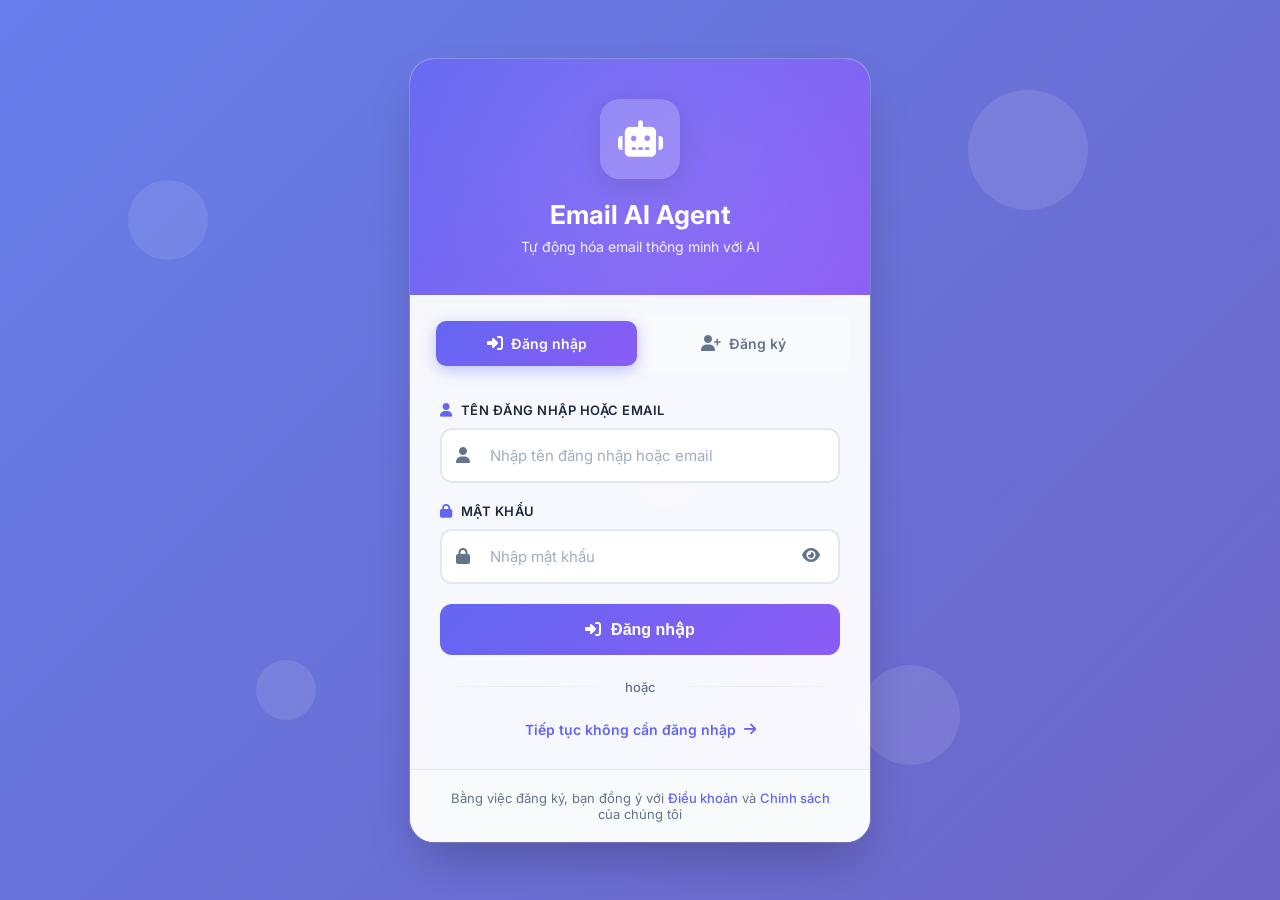
<file: templates/login.html>
<!DOCTYPE html>
<html lang="vi">
<head>
    <meta charset="UTF-8">
    <meta name="viewport" content="width=device-width, initial-scale=1.0">
    <title>Đăng nhập - Email AI Agent</title>
    <link href="https://fonts.googleapis.com/css2?family=Inter:wght@300;400;500;600;700&display=swap" rel="stylesheet">
    <link rel="stylesheet" href="https://cdnjs.cloudflare.com/ajax/libs/font-awesome/6.4.0/css/all.min.css">
    <style>
        :root {
            --primary: #6366f1;
            --primary-dark: #4f46e5;
            --secondary: #8b5cf6;
            --success: #10b981;
            --danger: #ef4444;
            --warning: #f59e0b;
            --dark: #1e293b;
            --light: #f8fafc;
            --gray: #64748b;
        }

        * {
            margin: 0;
            padding: 0;
            box-sizing: border-box;
        }

        body {
            font-family: 'Inter', -apple-system, BlinkMacSystemFont, sans-serif;
            min-height: 100vh;
            display: flex;
            align-items: center;
            justify-content: center;
            padding: 20px;
            background: linear-gradient(135deg, #667eea 0%, #764ba2 50%, #6B8DD6 100%);
            background-size: 400% 400%;
            animation: gradientBG 15s ease infinite;
            position: relative;
            overflow-x: hidden;
            overflow-y: auto;
        }

        @keyframes gradientBG {
            0% { background-position: 0% 50%; }
            50% { background-position: 100% 50%; }
            100% { background-position: 0% 50%; }
        }

        /* Animated background shapes */
        .bg-shapes {
            position: fixed;
            top: 0;
            left: 0;
            width: 100%;
            height: 100%;
            overflow: hidden;
            z-index: 0;
            pointer-events: none;
        }

        .bg-shapes .shape {
            position: absolute;
            border-radius: 50%;
            background: rgba(255, 255, 255, 0.1);
            animation: float 20s infinite;
        }

        .bg-shapes .shape:nth-child(1) {
            width: 80px;
            height: 80px;
            left: 10%;
            top: 20%;
            animation-delay: 0s;
        }

        .bg-shapes .shape:nth-child(2) {
            width: 120px;
            height: 120px;
            right: 15%;
            top: 10%;
            animation-delay: 2s;
        }

        .bg-shapes .shape:nth-child(3) {
            width: 60px;
            height: 60px;
            left: 20%;
            bottom: 20%;
            animation-delay: 4s;
        }

        .bg-shapes .shape:nth-child(4) {
            width: 100px;
            height: 100px;
            right: 25%;
            bottom: 15%;
            animation-delay: 6s;
        }

        .bg-shapes .shape:nth-child(5) {
            width: 50px;
            height: 50px;
            left: 50%;
            top: 50%;
            animation-delay: 8s;
        }

        @keyframes float {
            0%, 100% { transform: translateY(0) rotate(0deg); opacity: 0.5; }
            50% { transform: translateY(-30px) rotate(180deg); opacity: 0.8; }
        }

        .auth-wrapper {
            position: relative;
            z-index: 1;
            width: 100%;
            max-width: 460px;
        }

        .auth-container {
            background: rgba(255, 255, 255, 0.95);
            backdrop-filter: blur(20px);
            border-radius: 24px;
            box-shadow: 
                0 25px 50px -12px rgba(0, 0, 0, 0.25),
                0 0 0 1px rgba(255, 255, 255, 0.2);
            overflow: hidden;
            animation: slideUp 0.6s ease-out;
        }

        @keyframes slideUp {
            from {
                opacity: 0;
                transform: translateY(30px);
            }
            to {
                opacity: 1;
                transform: translateY(0);
            }
        }

        .auth-header {
            background: linear-gradient(135deg, var(--primary) 0%, var(--secondary) 100%);
            padding: 40px 30px;
            text-align: center;
            color: white;
            position: relative;
            overflow: hidden;
        }

        .auth-header::before {
            content: '';
            position: absolute;
            top: -50%;
            left: -50%;
            width: 200%;
            height: 200%;
            background: radial-gradient(circle, rgba(255,255,255,0.1) 0%, transparent 70%);
            animation: shimmer 3s infinite;
        }

        @keyframes shimmer {
            0% { transform: rotate(0deg); }
            100% { transform: rotate(360deg); }
        }

        .auth-logo {
            width: 80px;
            height: 80px;
            background: rgba(255, 255, 255, 0.2);
            border-radius: 20px;
            display: flex;
            align-items: center;
            justify-content: center;
            margin: 0 auto 20px;
            font-size: 36px;
            backdrop-filter: blur(10px);
            box-shadow: 0 8px 32px rgba(0, 0, 0, 0.1);
            position: relative;
            z-index: 1;
        }

        .auth-header h1 {
            font-size: 26px;
            font-weight: 700;
            margin-bottom: 8px;
            position: relative;
            z-index: 1;
        }

        .auth-header p {
            opacity: 0.9;
            font-size: 14px;
            position: relative;
            z-index: 1;
        }

        .auth-tabs {
            display: flex;
            background: var(--light);
            padding: 6px;
            margin: 20px 20px 0;
            border-radius: 12px;
            gap: 6px;
        }

        .auth-tab {
            flex: 1;
            padding: 14px 20px;
            text-align: center;
            cursor: pointer;
            font-weight: 600;
            font-size: 14px;
            color: var(--gray);
            border-radius: 10px;
            transition: all 0.3s ease;
            display: flex;
            align-items: center;
            justify-content: center;
            gap: 8px;
        }

        .auth-tab:hover {
            color: var(--primary);
            background: rgba(99, 102, 241, 0.1);
        }

        .auth-tab.active {
            color: white;
            background: linear-gradient(135deg, var(--primary) 0%, var(--secondary) 100%);
            box-shadow: 0 4px 15px rgba(99, 102, 241, 0.4);
        }

        .auth-tab i {
            font-size: 16px;
        }

        .auth-form {
            padding: 30px;
            display: none;
            animation: fadeIn 0.4s ease;
        }

        @keyframes fadeIn {
            from { opacity: 0; transform: translateY(10px); }
            to { opacity: 1; transform: translateY(0); }
        }

        .auth-form.active {
            display: block;
        }

        .form-group {
            margin-bottom: 20px;
            position: relative;
        }

        .form-group label {
            display: flex;
            align-items: center;
            gap: 8px;
            font-weight: 600;
            color: var(--dark);
            margin-bottom: 10px;
            font-size: 13px;
            text-transform: uppercase;
            letter-spacing: 0.5px;
        }

        .form-group label i {
            color: var(--primary);
            font-size: 14px;
        }

        .form-group label .required {
            color: var(--danger);
            font-size: 12px;
        }

        .input-wrapper {
            position: relative;
        }

        .input-wrapper i.input-icon {
            position: absolute;
            left: 16px;
            top: 50%;
            transform: translateY(-50%);
            color: var(--gray);
            font-size: 16px;
            transition: color 0.3s;
            z-index: 1;
        }

        .input-wrapper input {
            width: 100%;
            padding: 16px 16px 16px 48px;
            border: 2px solid #e2e8f0;
            border-radius: 12px;
            font-size: 15px;
            font-family: inherit;
            transition: all 0.3s ease;
            background: white;
        }

        .input-wrapper input:focus {
            outline: none;
            border-color: var(--primary);
            box-shadow: 0 0 0 4px rgba(99, 102, 241, 0.1);
        }

        .input-wrapper input:focus + i.input-icon,
        .input-wrapper:focus-within i.input-icon {
            color: var(--primary);
        }

        .input-wrapper input::placeholder {
            color: #a0aec0;
        }

        .toggle-password {
            position: absolute;
            right: 16px;
            top: 50%;
            transform: translateY(-50%);
            background: none;
            border: none;
            color: var(--gray);
            cursor: pointer;
            padding: 4px;
            font-size: 16px;
            transition: color 0.3s;
        }

        .toggle-password:hover {
            color: var(--primary);
        }

        .submit-btn {
            width: 100%;
            padding: 16px 24px;
            background: linear-gradient(135deg, var(--primary) 0%, var(--secondary) 100%);
            color: white;
            border: none;
            border-radius: 12px;
            font-size: 16px;
            font-weight: 600;
            cursor: pointer;
            transition: all 0.3s ease;
            margin-top: 10px;
            display: flex;
            align-items: center;
            justify-content: center;
            gap: 10px;
            position: relative;
            overflow: hidden;
        }

        .submit-btn::before {
            content: '';
            position: absolute;
            top: 0;
            left: -100%;
            width: 100%;
            height: 100%;
            background: linear-gradient(90deg, transparent, rgba(255,255,255,0.2), transparent);
            transition: left 0.5s;
        }

        .submit-btn:hover::before {
            left: 100%;
        }

        .submit-btn:hover {
            transform: translateY(-2px);
            box-shadow: 0 10px 30px rgba(99, 102, 241, 0.4);
        }

        .submit-btn:active {
            transform: translateY(0);
        }

        .submit-btn:disabled {
            opacity: 0.7;
            cursor: not-allowed;
            transform: none;
        }

        .submit-btn .spinner {
            width: 20px;
            height: 20px;
            border: 2px solid rgba(255,255,255,0.3);
            border-radius: 50%;
            border-top-color: white;
            animation: spin 1s linear infinite;
        }

        @keyframes spin {
            to { transform: rotate(360deg); }
        }

        /* Password Strength */
        .password-strength {
            margin-top: 12px;
            padding: 12px;
            background: var(--light);
            border-radius: 10px;
        }

        .strength-header {
            display: flex;
            justify-content: space-between;
            align-items: center;
            margin-bottom: 8px;
        }

        .strength-header span {
            font-size: 12px;
            font-weight: 600;
        }

        .strength-bars {
            display: flex;
            gap: 4px;
            margin-bottom: 12px;
        }

        .strength-bar {
            flex: 1;
            height: 4px;
            background: #e2e8f0;
            border-radius: 2px;
            transition: all 0.3s;
        }

        .strength-bar.weak { background: var(--danger); }
        .strength-bar.medium { background: var(--warning); }
        .strength-bar.strong { background: var(--success); }

        .password-requirements {
            display: grid;
            grid-template-columns: repeat(2, 1fr);
            gap: 8px;
            font-size: 12px;
        }

        .password-requirements li {
            list-style: none;
            display: flex;
            align-items: center;
            gap: 6px;
            color: var(--gray);
            transition: all 0.3s;
        }

        .password-requirements li i {
            width: 16px;
            height: 16px;
            border-radius: 50%;
            display: flex;
            align-items: center;
            justify-content: center;
            font-size: 10px;
            background: #e2e8f0;
            color: var(--gray);
            transition: all 0.3s;
        }

        .password-requirements li.valid {
            color: var(--success);
        }

        .password-requirements li.valid i {
            background: var(--success);
            color: white;
        }

        .divider {
            display: flex;
            align-items: center;
            margin: 24px 0;
            gap: 16px;
        }

        .divider::before,
        .divider::after {
            content: '';
            flex: 1;
            height: 1px;
            background: linear-gradient(to right, transparent, #e2e8f0, transparent);
        }

        .divider span {
            color: var(--gray);
            font-size: 13px;
            font-weight: 500;
        }

        .skip-login {
            text-align: center;
        }

        .skip-login a {
            color: var(--primary);
            text-decoration: none;
            font-weight: 600;
            font-size: 14px;
            display: inline-flex;
            align-items: center;
            gap: 8px;
            transition: all 0.3s;
        }

        .skip-login a:hover {
            color: var(--primary-dark);
            gap: 12px;
        }

        /* Toast Notification */
        .toast-container {
            position: fixed;
            top: 20px;
            right: 20px;
            z-index: 9999;
            display: flex;
            flex-direction: column;
            gap: 12px;
        }

        .toast {
            min-width: 320px;
            max-width: 400px;
            padding: 16px 20px;
            background: white;
            border-radius: 12px;
            box-shadow: 0 10px 40px rgba(0, 0, 0, 0.15);
            display: flex;
            align-items: flex-start;
            gap: 14px;
            animation: toastSlideIn 0.4s ease;
            position: relative;
            overflow: hidden;
        }

        @keyframes toastSlideIn {
            from {
                opacity: 0;
                transform: translateX(100%);
            }
            to {
                opacity: 1;
                transform: translateX(0);
            }
        }

        .toast.hiding {
            animation: toastSlideOut 0.3s ease forwards;
        }

        @keyframes toastSlideOut {
            to {
                opacity: 0;
                transform: translateX(100%);
            }
        }

        .toast::before {
            content: '';
            position: absolute;
            left: 0;
            top: 0;
            bottom: 0;
            width: 4px;
        }

        .toast.success::before { background: var(--success); }
        .toast.error::before { background: var(--danger); }
        .toast.warning::before { background: var(--warning); }
        .toast.info::before { background: var(--primary); }

        .toast-icon {
            width: 40px;
            height: 40px;
            border-radius: 10px;
            display: flex;
            align-items: center;
            justify-content: center;
            font-size: 18px;
            flex-shrink: 0;
        }

        .toast.success .toast-icon { background: rgba(16, 185, 129, 0.1); color: var(--success); }
        .toast.error .toast-icon { background: rgba(239, 68, 68, 0.1); color: var(--danger); }
        .toast.warning .toast-icon { background: rgba(245, 158, 11, 0.1); color: var(--warning); }
        .toast.info .toast-icon { background: rgba(99, 102, 241, 0.1); color: var(--primary); }

        .toast-content {
            flex: 1;
        }

        .toast-content h4 {
            font-size: 14px;
            font-weight: 600;
            color: var(--dark);
            margin-bottom: 4px;
        }

        .toast-content p {
            font-size: 13px;
            color: var(--gray);
            line-height: 1.4;
        }

        .toast-close {
            background: none;
            border: none;
            color: var(--gray);
            cursor: pointer;
            padding: 4px;
            font-size: 14px;
            opacity: 0.6;
            transition: opacity 0.3s;
        }

        .toast-close:hover {
            opacity: 1;
        }

        .toast-progress {
            position: absolute;
            bottom: 0;
            left: 0;
            height: 3px;
            background: rgba(0, 0, 0, 0.1);
            animation: toastProgress 5s linear forwards;
        }

        @keyframes toastProgress {
            from { width: 100%; }
            to { width: 0%; }
        }

        /* Footer */
        .auth-footer {
            text-align: center;
            padding: 20px 30px;
            background: var(--light);
            border-top: 1px solid #e2e8f0;
        }

        .auth-footer p {
            font-size: 13px;
            color: var(--gray);
        }

        .auth-footer a {
            color: var(--primary);
            text-decoration: none;
            font-weight: 500;
        }

        /* Responsive */
        @media (max-width: 480px) {
            body {
                padding: 0;
                align-items: flex-start;
                min-height: auto;
            }

            .auth-wrapper {
                max-width: none;
                width: 100%;
                padding-bottom: 20px;
            }

            .auth-container {
                border-radius: 0;
                min-height: auto;
            }

            .auth-header {
                padding: 25px 20px;
            }

            .auth-logo {
                width: 60px;
                height: 60px;
                font-size: 28px;
                margin-bottom: 15px;
            }

            .auth-header h1 {
                font-size: 22px;
            }

            .auth-tabs {
                margin: 12px 12px 0;
                padding: 4px;
            }

            .auth-tab {
                padding: 12px 16px;
                font-size: 13px;
            }

            .auth-form {
                padding: 20px 16px;
            }

            .form-group {
                margin-bottom: 16px;
            }

            .form-group label {
                font-size: 12px;
                margin-bottom: 8px;
            }

            .input-wrapper input {
                padding: 14px 14px 14px 44px;
                font-size: 14px;
            }

            .password-strength {
                padding: 10px;
            }

            .password-requirements {
                grid-template-columns: 1fr;
                gap: 6px;
            }

            .submit-btn {
                padding: 14px 20px;
                font-size: 15px;
            }

            .auth-footer {
                padding: 16px 20px;
            }

            .toast-container {
                left: 10px;
                right: 10px;
                top: 10px;
            }

            .toast {
                min-width: auto;
                width: 100%;
                padding: 12px 16px;
            }
        }

        /* Extra small devices */
        @media (max-width: 360px) {
            .auth-header {
                padding: 20px 15px;
            }

            .auth-logo {
                width: 50px;
                height: 50px;
                font-size: 24px;
            }

            .auth-header h1 {
                font-size: 20px;
            }

            .auth-tab {
                padding: 10px 12px;
                font-size: 12px;
                gap: 6px;
            }

            .auth-tab i {
                font-size: 14px;
            }

            .auth-form {
                padding: 16px 12px;
            }

            .input-wrapper input {
                padding: 12px 12px 12px 40px;
            }
        }
    </style>
</head>
<body>
    <!-- Animated Background -->
    <div class="bg-shapes">
        <div class="shape"></div>
        <div class="shape"></div>
        <div class="shape"></div>
        <div class="shape"></div>
        <div class="shape"></div>
    </div>

    <!-- Toast Container -->
    <div class="toast-container" id="toastContainer"></div>

    <div class="auth-wrapper">
        <div class="auth-container">
            <div class="auth-header">
                <div class="auth-logo">
                    <i class="fas fa-robot"></i>
                </div>
                <h1>Email AI Agent</h1>
                <p>Tự động hóa email thông minh với AI</p>
            </div>

            <div class="auth-tabs">
                <div class="auth-tab active" data-tab="login">
                    <i class="fas fa-sign-in-alt"></i>
                    <span>Đăng nhập</span>
                </div>
                <div class="auth-tab" data-tab="register">
                    <i class="fas fa-user-plus"></i>
                    <span>Đăng ký</span>
                </div>
            </div>

            <!-- Login Form -->
            <form id="loginForm" class="auth-form active">
                <div class="form-group">
                    <label>
                        <i class="fas fa-user"></i>
                        Tên đăng nhập hoặc Email
                    </label>
                    <div class="input-wrapper">
                        <input type="text" id="loginUsername" placeholder="Nhập tên đăng nhập hoặc email" required>
                        <i class="fas fa-user input-icon"></i>
                    </div>
                </div>

                <div class="form-group">
                    <label>
                        <i class="fas fa-lock"></i>
                        Mật khẩu
                    </label>
                    <div class="input-wrapper">
                        <input type="password" id="loginPassword" placeholder="Nhập mật khẩu" required>
                        <i class="fas fa-lock input-icon"></i>
                        <button type="button" class="toggle-password" onclick="togglePassword('loginPassword', this)">
                            <i class="fas fa-eye"></i>
                        </button>
                    </div>
                </div>

                <button type="submit" class="submit-btn" id="loginBtn">
                    <i class="fas fa-sign-in-alt"></i>
                    <span>Đăng nhập</span>
                </button>

                <div class="divider"><span>hoặc</span></div>

                <div class="skip-login">
                    <a href="/">
                        Tiếp tục không cần đăng nhập
                        <i class="fas fa-arrow-right"></i>
                    </a>
                </div>
            </form>

            <!-- Register Form -->
            <form id="registerForm" class="auth-form">
                <div class="form-group">
                    <label>
                        <i class="fas fa-user-circle"></i>
                        Họ và tên
                    </label>
                    <div class="input-wrapper">
                        <input type="text" id="registerFullName" placeholder="Nhập họ và tên của bạn">
                        <i class="fas fa-user-circle input-icon"></i>
                    </div>
                </div>

                <div class="form-group">
                    <label>
                        <i class="fas fa-at"></i>
                        Tên đăng nhập
                        <span class="required">*</span>
                    </label>
                    <div class="input-wrapper">
                        <input type="text" id="registerUsername" placeholder="Tối thiểu 3 ký tự" required minlength="3">
                        <i class="fas fa-at input-icon"></i>
                    </div>
                </div>

                <div class="form-group">
                    <label>
                        <i class="fas fa-envelope"></i>
                        Email
                        <span class="required">*</span>
                    </label>
                    <div class="input-wrapper">
                        <input type="email" id="registerEmail" placeholder="email@example.com" required>
                        <i class="fas fa-envelope input-icon"></i>
                    </div>
                </div>

                <div class="form-group">
                    <label>
                        <i class="fas fa-key"></i>
                        Mật khẩu
                        <span class="required">*</span>
                    </label>
                    <div class="input-wrapper">
                        <input type="password" id="registerPassword" placeholder="Tối thiểu 8 ký tự" required minlength="8">
                        <i class="fas fa-key input-icon"></i>
                        <button type="button" class="toggle-password" onclick="togglePassword('registerPassword', this)">
                            <i class="fas fa-eye"></i>
                        </button>
                    </div>
                    <div class="password-strength" id="passwordStrengthContainer" style="display: none;">
                        <div class="strength-header">
                            <span>Độ mạnh mật khẩu</span>
                            <span id="strengthText"></span>
                        </div>
                        <div class="strength-bars">
                            <div class="strength-bar" id="bar1"></div>
                            <div class="strength-bar" id="bar2"></div>
                            <div class="strength-bar" id="bar3"></div>
                            <div class="strength-bar" id="bar4"></div>
                        </div>
                        <ul class="password-requirements">
                            <li data-req="length"><i class="fas fa-circle"></i> 8+ ký tự</li>
                            <li data-req="upper"><i class="fas fa-circle"></i> Chữ hoa</li>
                            <li data-req="lower"><i class="fas fa-circle"></i> Chữ thường</li>
                            <li data-req="number"><i class="fas fa-circle"></i> Số</li>
                        </ul>
                    </div>
                </div>

                <div class="form-group">
                    <label>
                        <i class="fas fa-check-double"></i>
                        Xác nhận mật khẩu
                        <span class="required">*</span>
                    </label>
                    <div class="input-wrapper">
                        <input type="password" id="registerConfirmPassword" placeholder="Nhập lại mật khẩu" required>
                        <i class="fas fa-check-double input-icon"></i>
                        <button type="button" class="toggle-password" onclick="togglePassword('registerConfirmPassword', this)">
                            <i class="fas fa-eye"></i>
                        </button>
                    </div>
                </div>

                <button type="submit" class="submit-btn" id="registerBtn">
                    <i class="fas fa-user-plus"></i>
                    <span>Tạo tài khoản</span>
                </button>
            </form>

            <div class="auth-footer">
                <p>Bằng việc đăng ký, bạn đồng ý với <a href="#">Điều khoản</a> và <a href="#">Chính sách</a> của chúng tôi</p>
            </div>
        </div>
    </div>

    <script>
        // Toggle password visibility
        function togglePassword(inputId, btn) {
            const input = document.getElementById(inputId);
            const icon = btn.querySelector('i');
            
            if (input.type === 'password') {
                input.type = 'text';
                icon.classList.replace('fa-eye', 'fa-eye-slash');
            } else {
                input.type = 'password';
                icon.classList.replace('fa-eye-slash', 'fa-eye');
            }
        }

        // Toast notification
        function showToast(type, title, message, duration = 5000) {
            const container = document.getElementById('toastContainer');
            const toast = document.createElement('div');
            toast.className = `toast ${type}`;
            
            const icons = {
                success: 'fa-check-circle',
                error: 'fa-times-circle',
                warning: 'fa-exclamation-triangle',
                info: 'fa-info-circle'
            };
            
            toast.innerHTML = `
                <div class="toast-icon">
                    <i class="fas ${icons[type]}"></i>
                </div>
                <div class="toast-content">
                    <h4>${title}</h4>
                    <p>${message}</p>
                </div>
                <button class="toast-close" onclick="closeToast(this)">
                    <i class="fas fa-times"></i>
                </button>
                <div class="toast-progress"></div>
            `;
            
            container.appendChild(toast);
            
            // Auto remove
            setTimeout(() => {
                toast.classList.add('hiding');
                setTimeout(() => toast.remove(), 300);
            }, duration);
        }

        function closeToast(btn) {
            const toast = btn.closest('.toast');
            toast.classList.add('hiding');
            setTimeout(() => toast.remove(), 300);
        }

        // Tab switching
        document.querySelectorAll('.auth-tab').forEach(tab => {
            tab.addEventListener('click', () => {
                document.querySelectorAll('.auth-tab').forEach(t => t.classList.remove('active'));
                document.querySelectorAll('.auth-form').forEach(f => f.classList.remove('active'));
                
                tab.classList.add('active');
                const formId = tab.dataset.tab === 'login' ? 'loginForm' : 'registerForm';
                document.getElementById(formId).classList.add('active');
            });
        });

        // Password strength checker
        const passwordInput = document.getElementById('registerPassword');
        const strengthContainer = document.getElementById('passwordStrengthContainer');
        
        passwordInput.addEventListener('focus', () => {
            strengthContainer.style.display = 'block';
        });
        
        passwordInput.addEventListener('input', (e) => {
            const password = e.target.value;
            const requirements = document.querySelectorAll('.password-requirements li');
            const bars = [document.getElementById('bar1'), document.getElementById('bar2'), 
                         document.getElementById('bar3'), document.getElementById('bar4')];
            const strengthText = document.getElementById('strengthText');
            
            let strength = 0;
            
            // Check requirements
            const checks = {
                length: password.length >= 8,
                upper: /[A-Z]/.test(password),
                lower: /[a-z]/.test(password),
                number: /\d/.test(password)
            };
            
            requirements.forEach(req => {
                const type = req.dataset.req;
                const isValid = checks[type];
                req.classList.toggle('valid', isValid);
                req.querySelector('i').className = isValid ? 'fas fa-check' : 'fas fa-circle';
                if (isValid) strength++;
            });
            
            // Update bars
            bars.forEach((bar, i) => {
                bar.className = 'strength-bar';
                if (i < strength) {
                    if (strength === 1) bar.classList.add('weak');
                    else if (strength <= 3) bar.classList.add('medium');
                    else bar.classList.add('strong');
                }
            });
            
            // Update text
            const labels = ['', 'Yếu', 'Trung bình', 'Khá', 'Mạnh'];
            const colors = ['', '#ef4444', '#f59e0b', '#3b82f6', '#10b981'];
            strengthText.textContent = labels[strength] || '';
            strengthText.style.color = colors[strength] || '';
        });

        // Login form
        document.getElementById('loginForm').addEventListener('submit', async (e) => {
            e.preventDefault();
            
            const btn = document.getElementById('loginBtn');
            const originalHTML = btn.innerHTML;
            btn.innerHTML = '<div class="spinner"></div><span>Đang đăng nhập...</span>';
            btn.disabled = true;
            
            try {
                const response = await fetch('/api/auth/login', {
                    method: 'POST',
                    headers: { 'Content-Type': 'application/json' },
                    credentials: 'include',
                    body: JSON.stringify({
                        username: document.getElementById('loginUsername').value,
                        password: document.getElementById('loginPassword').value
                    })
                });
                
                const data = await response.json();
                
                if (data.success) {
                    localStorage.setItem('auth_token', data.token);
                    localStorage.setItem('user', JSON.stringify(data.user));
                    
                    showToast('success', 'Đăng nhập thành công!', 'Đang chuyển hướng đến trang chủ...');
                    
                    setTimeout(() => {
                        window.location.href = '/';
                    }, 1500);
                } else {
                    showToast('error', 'Đăng nhập thất bại', data.error || 'Vui lòng kiểm tra lại thông tin');
                }
            } catch (error) {
                showToast('error', 'Lỗi kết nối', 'Không thể kết nối đến máy chủ. Vui lòng thử lại.');
            } finally {
                btn.innerHTML = originalHTML;
                btn.disabled = false;
            }
        });

        // Register form
        document.getElementById('registerForm').addEventListener('submit', async (e) => {
            e.preventDefault();
            
            const password = document.getElementById('registerPassword').value;
            const confirmPassword = document.getElementById('registerConfirmPassword').value;
            
            if (password !== confirmPassword) {
                showToast('error', 'Lỗi xác nhận', 'Mật khẩu xác nhận không khớp');
                return;
            }
            
            if (password.length < 8) {
                showToast('warning', 'Mật khẩu yếu', 'Mật khẩu phải có ít nhất 8 ký tự');
                return;
            }
            
            const btn = document.getElementById('registerBtn');
            const originalHTML = btn.innerHTML;
            btn.innerHTML = '<div class="spinner"></div><span>Đang tạo tài khoản...</span>';
            btn.disabled = true;
            
            try {
                const response = await fetch('/api/auth/register', {
                    method: 'POST',
                    headers: { 'Content-Type': 'application/json' },
                    body: JSON.stringify({
                        full_name: document.getElementById('registerFullName').value,
                        username: document.getElementById('registerUsername').value,
                        email: document.getElementById('registerEmail').value,
                        password: password
                    })
                });
                
                const data = await response.json();
                
                if (data.success) {
                    showToast('success', 'Đăng ký thành công!', 'Vui lòng đăng nhập với tài khoản mới');
                    
                    setTimeout(() => {
                        document.querySelector('.auth-tab[data-tab="login"]').click();
                        document.getElementById('loginUsername').value = document.getElementById('registerUsername').value;
                        document.getElementById('loginPassword').focus();
                    }, 2000);
                } else {
                    showToast('error', 'Đăng ký thất bại', data.error || 'Vui lòng kiểm tra lại thông tin');
                }
            } catch (error) {
                showToast('error', 'Lỗi kết nối', 'Không thể kết nối đến máy chủ. Vui lòng thử lại.');
            } finally {
                btn.innerHTML = originalHTML;
                btn.disabled = false;
            }
        });

        // Check if already logged in
        const token = localStorage.getItem('auth_token');
        if (token) {
            fetch('/api/auth/me', {
                headers: { 'Authorization': `Bearer ${token}` }
            })
            .then(r => r.json())
            .then(data => {
                if (data.success) {
                    window.location.href = '/';
                }
            });
        }
    </script>
</body>
</html>
</file>
